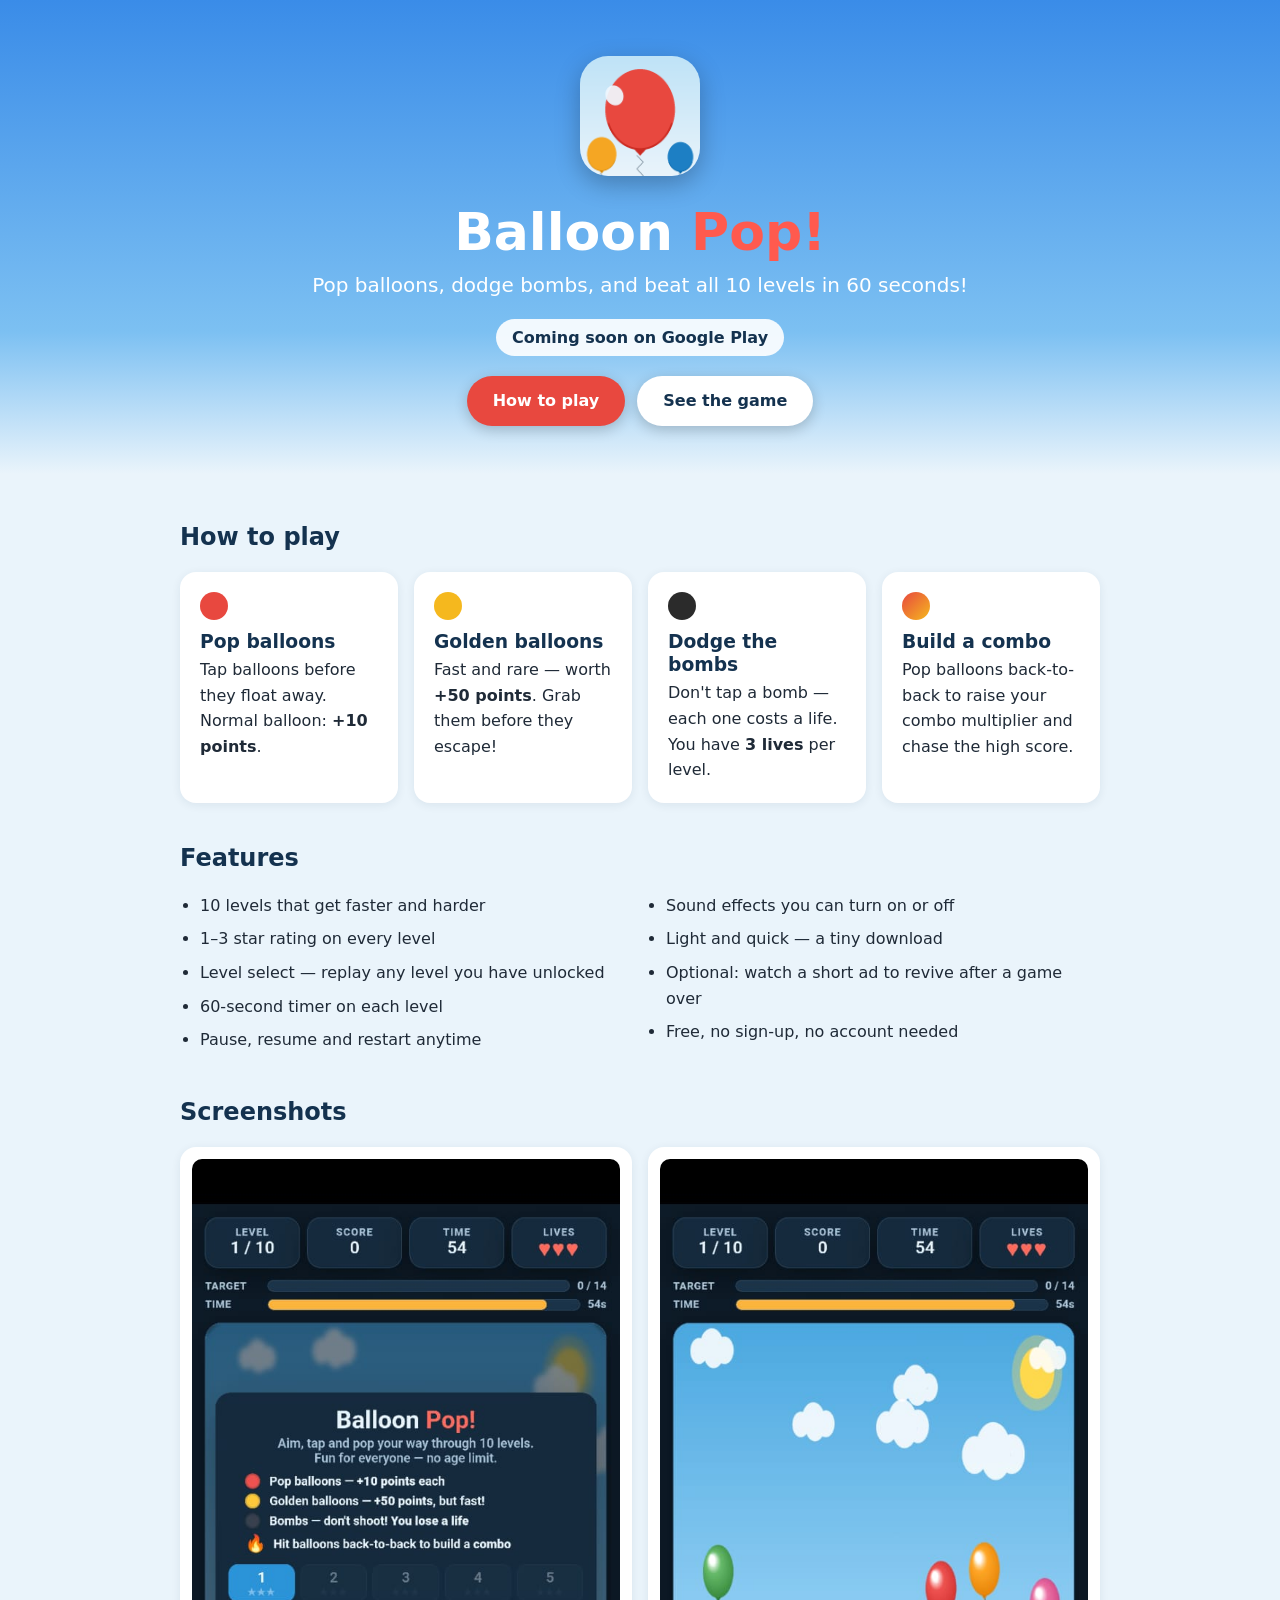
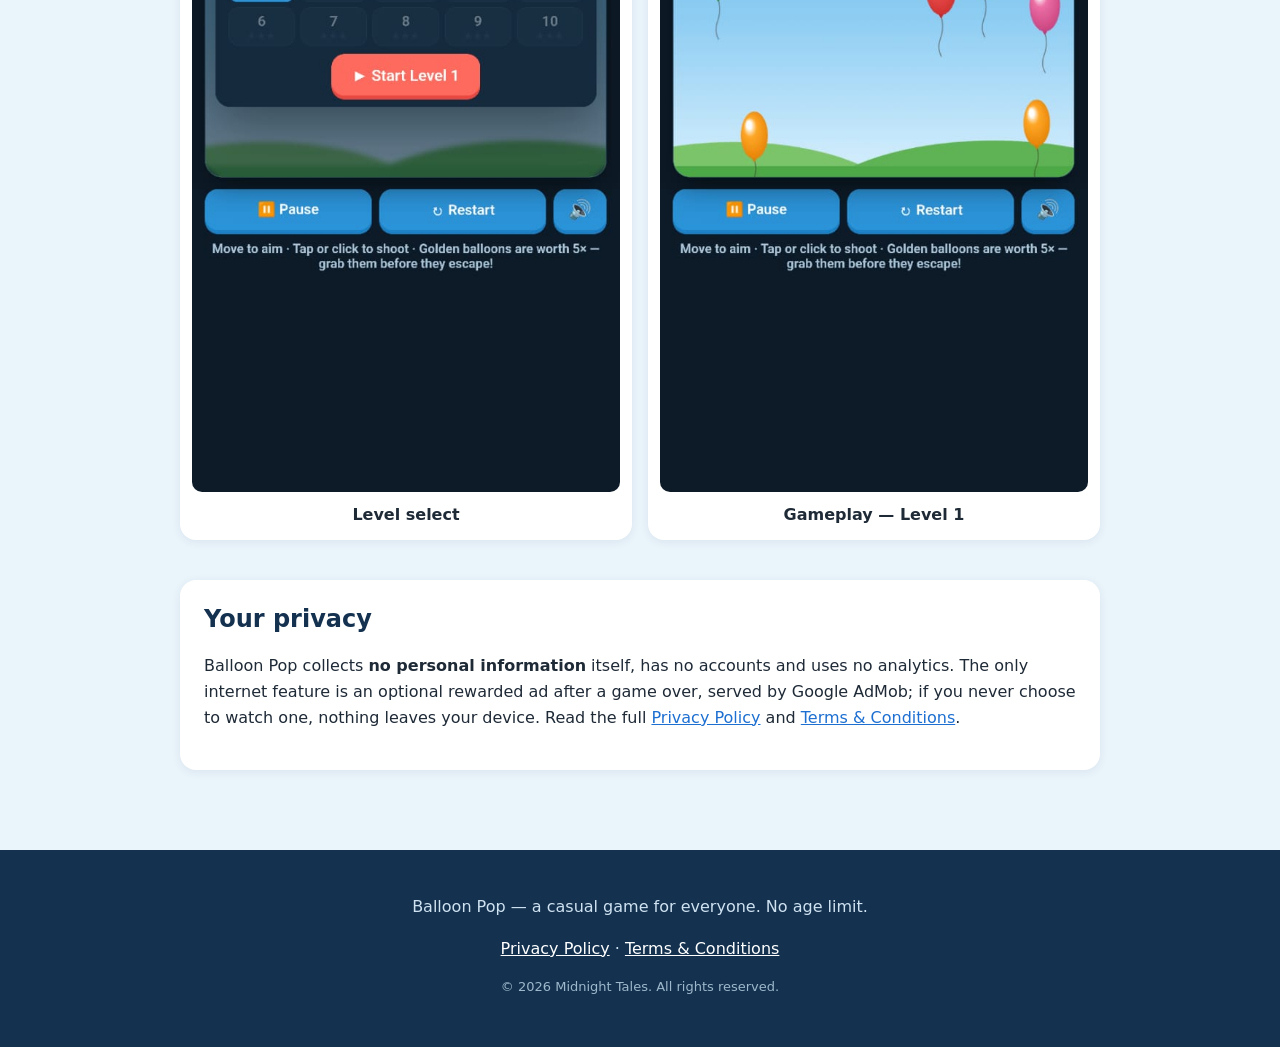
<file: index.html>
<!DOCTYPE html>
<html lang="en">
<head>
<meta charset="utf-8">
<meta name="viewport" content="width=device-width, initial-scale=1">
<title>Balloon Pop — Pop balloons, beat 10 levels!</title>
<meta name="description" content="Balloon Pop is a simple, fast and fun shooting game for everyone. Pop balloons, dodge bombs and beat all 10 levels. Free to play, no sign-up.">
<link rel="stylesheet" href="style.css">
<link rel="icon" href="assets/icon-512x512.png">
</head>
<body>
<header class="hero">
  <img class="hero-icon" src="assets/icon-512x512.png" alt="Balloon Pop icon">
  <h1>Balloon <span>Pop!</span></h1>
  <p class="tagline">Pop balloons, dodge bombs, and beat all 10 levels in 60 seconds!</p>
  <p class="soon">Coming soon on Google Play</p>
  <div class="hero-cta">
    <a class="btn" href="#how">How to play</a>
    <a class="btn ghost" href="#screenshots">See the game</a>
  </div>
</header>

<main>
  <section id="how">
    <h2>How to play</h2>
    <div class="cards">
      <div class="card"><div class="dot red"></div><h3>Pop balloons</h3><p>Tap balloons before they float away. Normal balloon: <strong>+10 points</strong>.</p></div>
      <div class="card"><div class="dot gold"></div><h3>Golden balloons</h3><p>Fast and rare — worth <strong>+50 points</strong>. Grab them before they escape!</p></div>
      <div class="card"><div class="dot bomb"></div><h3>Dodge the bombs</h3><p>Don't tap a bomb — each one costs a life. You have <strong>3 lives</strong> per level.</p></div>
      <div class="card"><div class="dot combo"></div><h3>Build a combo</h3><p>Pop balloons back-to-back to raise your combo multiplier and chase the high score.</p></div>
    </div>
  </section>

  <section>
    <h2>Features</h2>
    <ul class="features">
      <li>10 levels that get faster and harder</li>
      <li>1–3 star rating on every level</li>
      <li>Level select — replay any level you have unlocked</li>
      <li>60-second timer on each level</li>
      <li>Pause, resume and restart anytime</li>
      <li>Sound effects you can turn on or off</li>
      <li>Light and quick — a tiny download</li>
      <li>Optional: watch a short ad to revive after a game over</li>
      <li>Free, no sign-up, no account needed</li>
    </ul>
  </section>

  <section id="screenshots">
    <h2>Screenshots</h2>
    <div class="shots">
      <figure><img src="assets/screenshot-1-menu.png" alt="Balloon Pop level select screen"><figcaption>Level select</figcaption></figure>
      <figure><img src="assets/screenshot-2-gameplay.png" alt="Balloon Pop gameplay"><figcaption>Gameplay — Level 1</figcaption></figure>
    </div>
  </section>

  <section class="privacy-note">
    <h2>Your privacy</h2>
    <p>Balloon Pop collects <strong>no personal information</strong> itself, has no accounts and uses no analytics. The only internet feature is an optional rewarded ad after a game over, served by Google AdMob; if you never choose to watch one, nothing leaves your device. Read the full <a href="privacy-policy.html">Privacy Policy</a> and <a href="terms.html">Terms &amp; Conditions</a>.</p>
  </section>
</main>

<footer>
  <p>Balloon Pop — a casual game for everyone. No age limit.</p>
  <p><a href="privacy-policy.html">Privacy Policy</a> · <a href="terms.html">Terms &amp; Conditions</a></p>
  <p class="small">© 2026 Midnight Tales. All rights reserved.</p>
</footer>
</body>
</html>
</file>
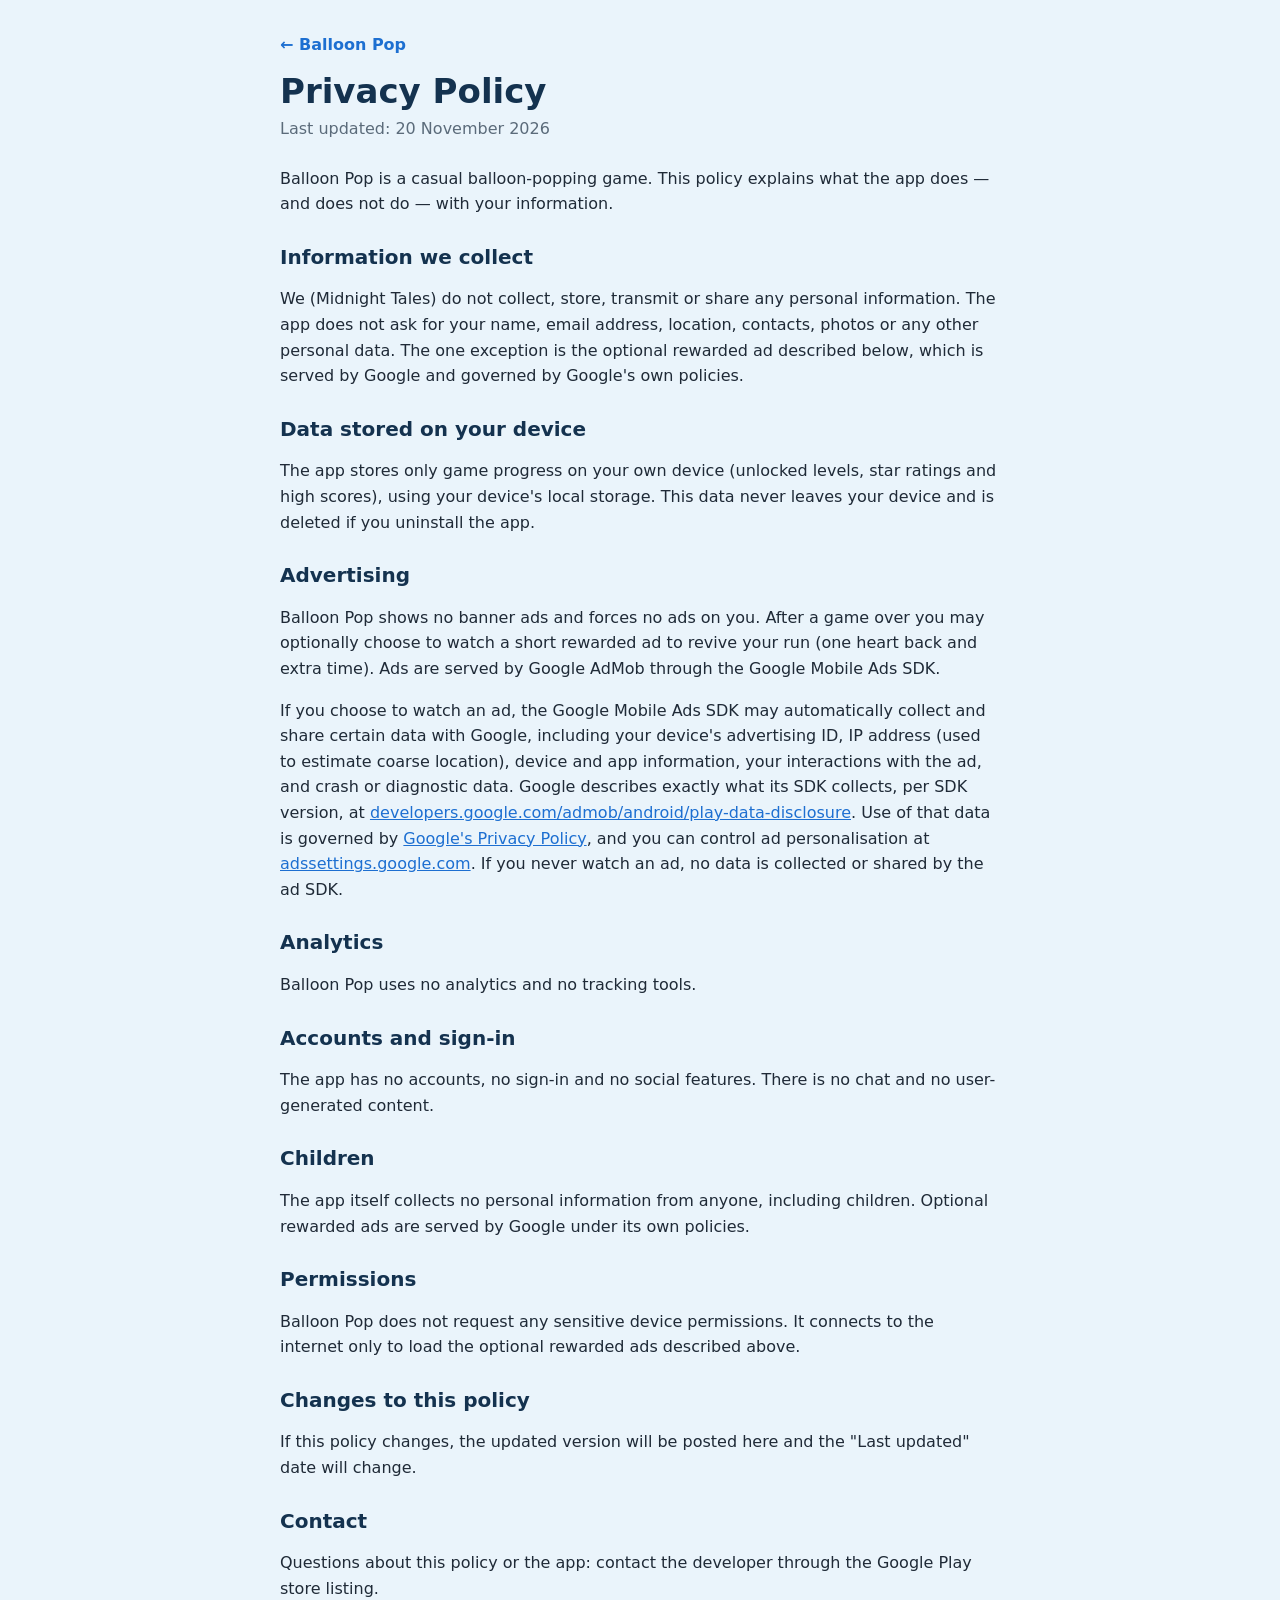
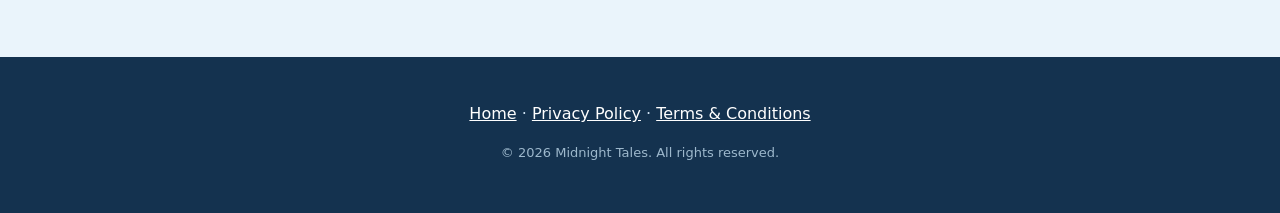
<file: privacy-policy.html>
<!DOCTYPE html>
<html lang="en">
<head>
<meta charset="utf-8">
<meta name="viewport" content="width=device-width, initial-scale=1">
<title>Privacy Policy — Balloon Pop</title>
<meta name="description" content="Balloon Pop does not collect, store or share any personal information itself; optional rewarded ads are served by Google AdMob.">
<link rel="stylesheet" href="style.css">
<link rel="icon" href="assets/icon-512x512.png">
</head>
<body>
<header class="page-head">
  <a class="back" href="index.html">← Balloon Pop</a>
  <h1>Privacy Policy</h1>
  <p class="updated">Last updated: 20 November 2026</p>
</header>
<main class="legal">
  <p>Balloon Pop is a casual balloon-popping game. This policy explains what the app does — and does not do — with your information.</p>

  <h2>Information we collect</h2>
  <p>We (Midnight Tales) do not collect, store, transmit or share any personal information. The app does not ask for your name, email address, location, contacts, photos or any other personal data. The one exception is the optional rewarded ad described below, which is served by Google and governed by Google's own policies.</p>

  <h2>Data stored on your device</h2>
  <p>The app stores only game progress on your own device (unlocked levels, star ratings and high scores), using your device's local storage. This data never leaves your device and is deleted if you uninstall the app.</p>

  <h2>Advertising</h2>
  <p>Balloon Pop shows no banner ads and forces no ads on you. After a game over you may optionally choose to watch a short rewarded ad to revive your run (one heart back and extra time). Ads are served by Google AdMob through the Google Mobile Ads SDK.</p>
  <p>If you choose to watch an ad, the Google Mobile Ads SDK may automatically collect and share certain data with Google, including your device's advertising ID, IP address (used to estimate coarse location), device and app information, your interactions with the ad, and crash or diagnostic data. Google describes exactly what its SDK collects, per SDK version, at <a href="https://developers.google.com/admob/android/play-data-disclosure">developers.google.com/admob/android/play-data-disclosure</a>. Use of that data is governed by <a href="https://policies.google.com/privacy">Google's Privacy Policy</a>, and you can control ad personalisation at <a href="https://adssettings.google.com">adssettings.google.com</a>. If you never watch an ad, no data is collected or shared by the ad SDK.</p>
  <h2>Analytics</h2>
  <p>Balloon Pop uses no analytics and no tracking tools.</p>

  <h2>Accounts and sign-in</h2>
  <p>The app has no accounts, no sign-in and no social features. There is no chat and no user-generated content.</p>

  <h2>Children</h2>
  <p>The app itself collects no personal information from anyone, including children. Optional rewarded ads are served by Google under its own policies.</p>

  <h2>Permissions</h2>
  <p>Balloon Pop does not request any sensitive device permissions. It connects to the internet only to load the optional rewarded ads described above.</p>

  <h2>Changes to this policy</h2>
  <p>If this policy changes, the updated version will be posted here and the "Last updated" date will change.</p>

  <h2>Contact</h2>
  <p>Questions about this policy or the app: contact the developer through the Google Play store listing.</p>
</main>
<footer>
  <p><a href="index.html">Home</a> · <a href="privacy-policy.html">Privacy Policy</a> · <a href="terms.html">Terms &amp; Conditions</a></p>
  <p class="small">© 2026 Midnight Tales. All rights reserved.</p>
</footer>
</body>
</html>
</file>
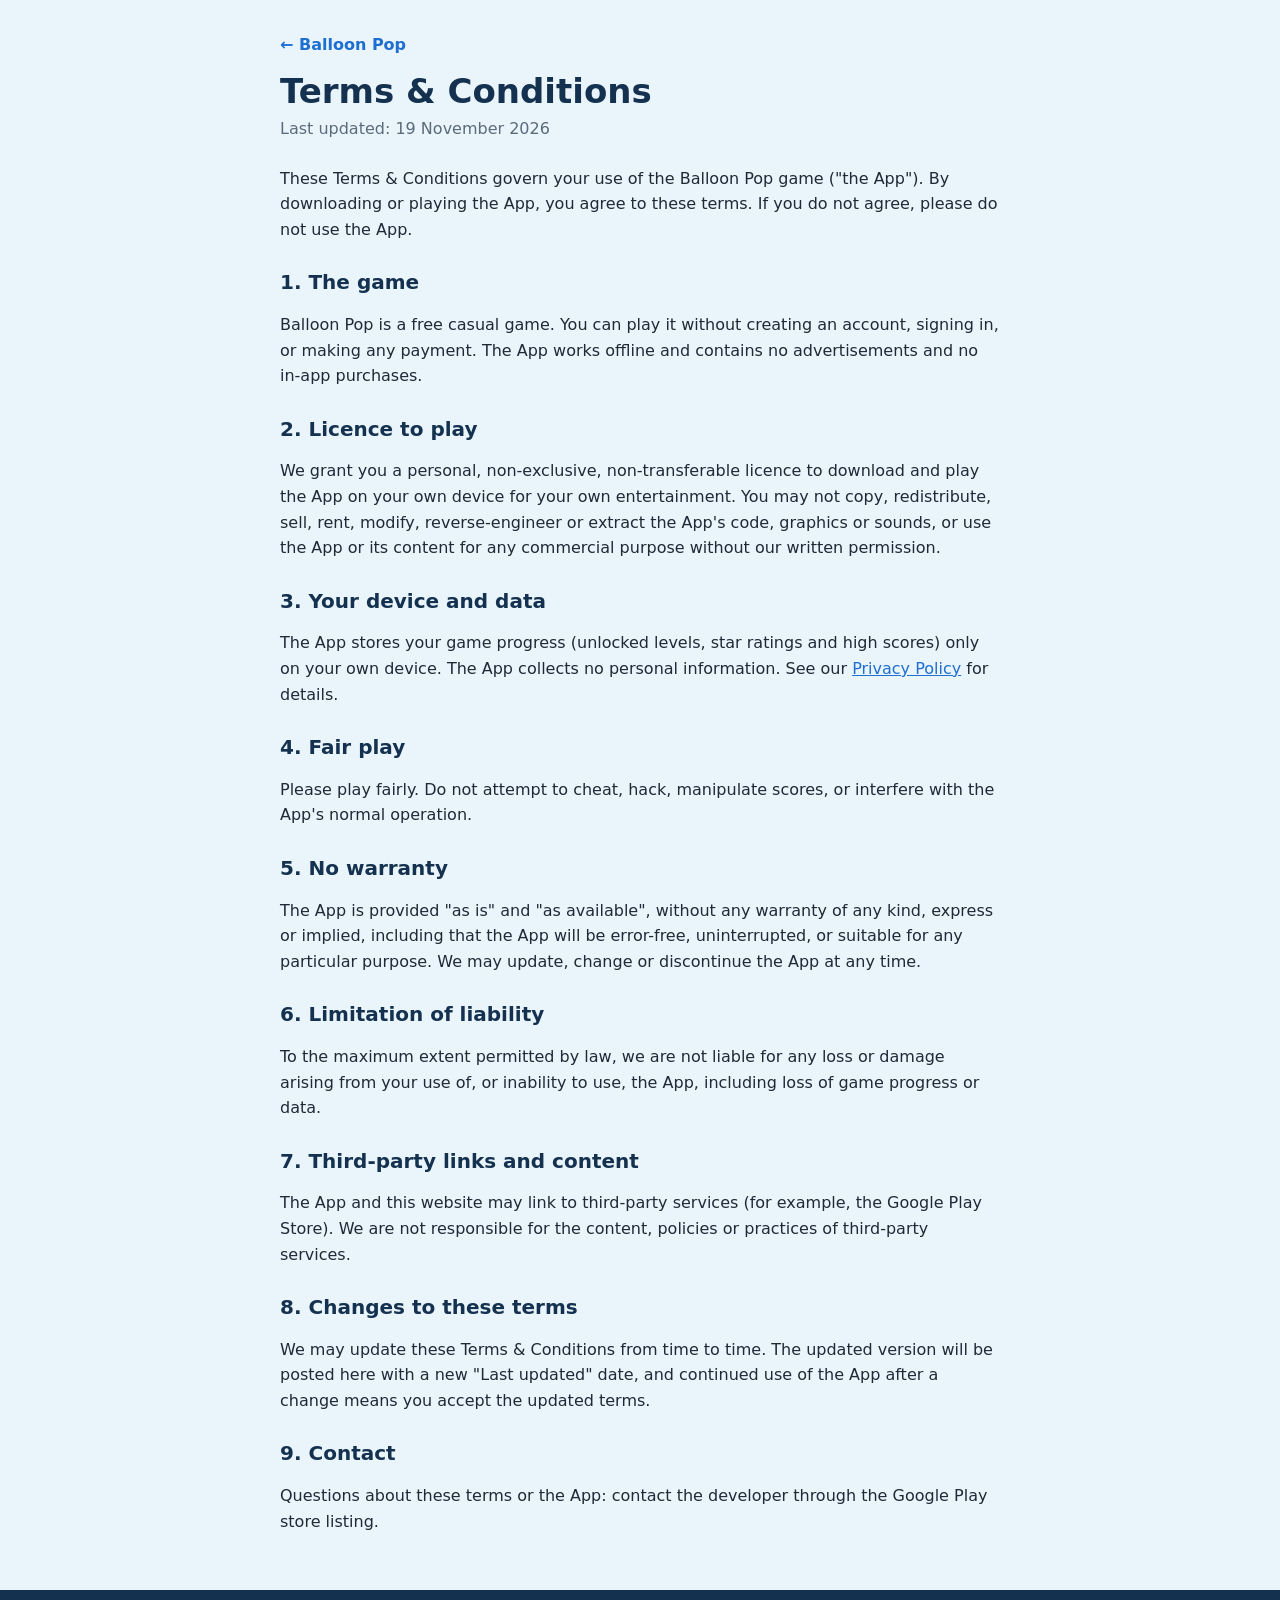
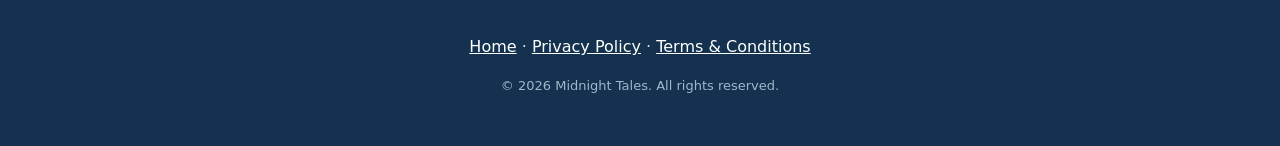
<file: terms.html>
<!DOCTYPE html>
<html lang="en">
<head>
<meta charset="utf-8">
<meta name="viewport" content="width=device-width, initial-scale=1">
<title>Terms &amp; Conditions — Balloon Pop</title>
<meta name="description" content="Terms and conditions for playing Balloon Pop.">
<link rel="stylesheet" href="style.css">
<link rel="icon" href="assets/icon-512x512.png">
</head>
<body>
<header class="page-head">
  <a class="back" href="index.html">← Balloon Pop</a>
  <h1>Terms &amp; Conditions</h1>
  <p class="updated">Last updated: 19 November 2026</p>
</header>
<main class="legal">
  <p>These Terms &amp; Conditions govern your use of the Balloon Pop game ("the App"). By downloading or playing the App, you agree to these terms. If you do not agree, please do not use the App.</p>

  <h2>1. The game</h2>
  <p>Balloon Pop is a free casual game. You can play it without creating an account, signing in, or making any payment. The App works offline and contains no advertisements and no in-app purchases.</p>

  <h2>2. Licence to play</h2>
  <p>We grant you a personal, non-exclusive, non-transferable licence to download and play the App on your own device for your own entertainment. You may not copy, redistribute, sell, rent, modify, reverse-engineer or extract the App's code, graphics or sounds, or use the App or its content for any commercial purpose without our written permission.</p>

  <h2>3. Your device and data</h2>
  <p>The App stores your game progress (unlocked levels, star ratings and high scores) only on your own device. The App collects no personal information. See our <a href="privacy-policy.html">Privacy Policy</a> for details.</p>

  <h2>4. Fair play</h2>
  <p>Please play fairly. Do not attempt to cheat, hack, manipulate scores, or interfere with the App's normal operation.</p>

  <h2>5. No warranty</h2>
  <p>The App is provided "as is" and "as available", without any warranty of any kind, express or implied, including that the App will be error-free, uninterrupted, or suitable for any particular purpose. We may update, change or discontinue the App at any time.</p>

  <h2>6. Limitation of liability</h2>
  <p>To the maximum extent permitted by law, we are not liable for any loss or damage arising from your use of, or inability to use, the App, including loss of game progress or data.</p>

  <h2>7. Third-party links and content</h2>
  <p>The App and this website may link to third-party services (for example, the Google Play Store). We are not responsible for the content, policies or practices of third-party services.</p>

  <h2>8. Changes to these terms</h2>
  <p>We may update these Terms &amp; Conditions from time to time. The updated version will be posted here with a new "Last updated" date, and continued use of the App after a change means you accept the updated terms.</p>

  <h2>9. Contact</h2>
  <p>Questions about these terms or the App: contact the developer through the Google Play store listing.</p>
</main>
<footer>
  <p><a href="index.html">Home</a> · <a href="privacy-policy.html">Privacy Policy</a> · <a href="terms.html">Terms &amp; Conditions</a></p>
  <p class="small">© 2026 Midnight Tales. All rights reserved.</p>
</footer>
</body>
</html>
</file>
<file: style.css>
* { box-sizing: border-box; }
body {
  margin: 0;
  font-family: system-ui, -apple-system, "Segoe UI", Arial, sans-serif;
  color: #1f2a37;
  background: #eaf4fb;
  line-height: 1.6;
}
a { color: #1d6fd1; }
h1, h2, h3 { color: #14324f; line-height: 1.25; }
h2 { margin-top: 0; }

/* ---------- hero ---------- */
.hero {
  text-align: center;
  padding: 56px 20px 48px;
  background: linear-gradient(180deg, #3a8ce8 0%, #7cc0f2 70%, #eaf4fb 100%);
  color: #fff;
}
.hero-icon { width: 120px; height: 120px; border-radius: 28px; box-shadow: 0 8px 24px rgba(0,0,0,.25); }
.hero h1 { font-size: 52px; margin: 16px 0 4px; color: #fff; }
.hero h1 span { color: #ff5a4e; }
.tagline { font-size: 20px; margin: 0 0 8px; }
.soon {
  display: inline-block;
  background: rgba(255,255,255,.9);
  color: #14324f;
  font-weight: 700;
  padding: 6px 16px;
  border-radius: 999px;
  margin: 10px 0 20px;
}
.hero-cta { display: flex; gap: 12px; justify-content: center; flex-wrap: wrap; }
.btn {
  display: inline-block;
  background: #e8483f;
  color: #fff;
  font-weight: 700;
  text-decoration: none;
  padding: 12px 26px;
  border-radius: 999px;
  box-shadow: 0 4px 14px rgba(0,0,0,.2);
}
.btn.ghost { background: #fff; color: #14324f; }

/* ---------- sections ---------- */
main { max-width: 960px; margin: 0 auto; padding: 8px 20px 40px; }
section { margin: 40px 0; }
.cards { display: grid; grid-template-columns: repeat(auto-fit, minmax(200px, 1fr)); gap: 16px; }
.card {
  background: #fff;
  border-radius: 16px;
  padding: 20px;
  box-shadow: 0 2px 10px rgba(20,50,79,.08);
}
.card h3 { margin: 10px 0 4px; }
.card p { margin: 0; }
.dot { width: 28px; height: 28px; border-radius: 50%; }
.dot.red { background: #e8483f; }
.dot.gold { background: #f5b81e; }
.dot.bomb { background: #2b2b2b; }
.dot.combo { background: linear-gradient(135deg, #e8483f, #f5b81e); }
.features { columns: 2; column-gap: 32px; padding-left: 20px; }
.features li { margin-bottom: 8px; }
.shots { display: grid; grid-template-columns: repeat(auto-fit, minmax(240px, 1fr)); gap: 16px; }
.shots figure { margin: 0; background: #fff; border-radius: 16px; padding: 12px; box-shadow: 0 2px 10px rgba(20,50,79,.08); }
.shots img { width: 100%; border-radius: 10px; display: block; }
.shots figcaption { text-align: center; font-weight: 600; margin-top: 10px; }
.privacy-note { background: #fff; border-radius: 16px; padding: 24px; box-shadow: 0 2px 10px rgba(20,50,79,.08); }

/* ---------- legal pages ---------- */
.page-head { max-width: 760px; margin: 0 auto; padding: 32px 20px 0; }
.page-head h1 { font-size: 34px; margin: 12px 0 4px; }
.updated { color: #5b6b7a; margin: 0; }
.back { font-weight: 600; text-decoration: none; }
.legal { max-width: 760px; }
.legal h2 { margin-top: 28px; font-size: 20px; }

/* ---------- footer ---------- */
footer {
  text-align: center;
  padding: 28px 20px 36px;
  background: #14324f;
  color: #cfe2f2;
}
footer a { color: #fff; }
footer .small { font-size: 13px; color: #9db8cc; }

@media (max-width: 600px) {
  .hero h1 { font-size: 38px; }
  .tagline { font-size: 17px; }
  .features { columns: 1; }
}
</file>
